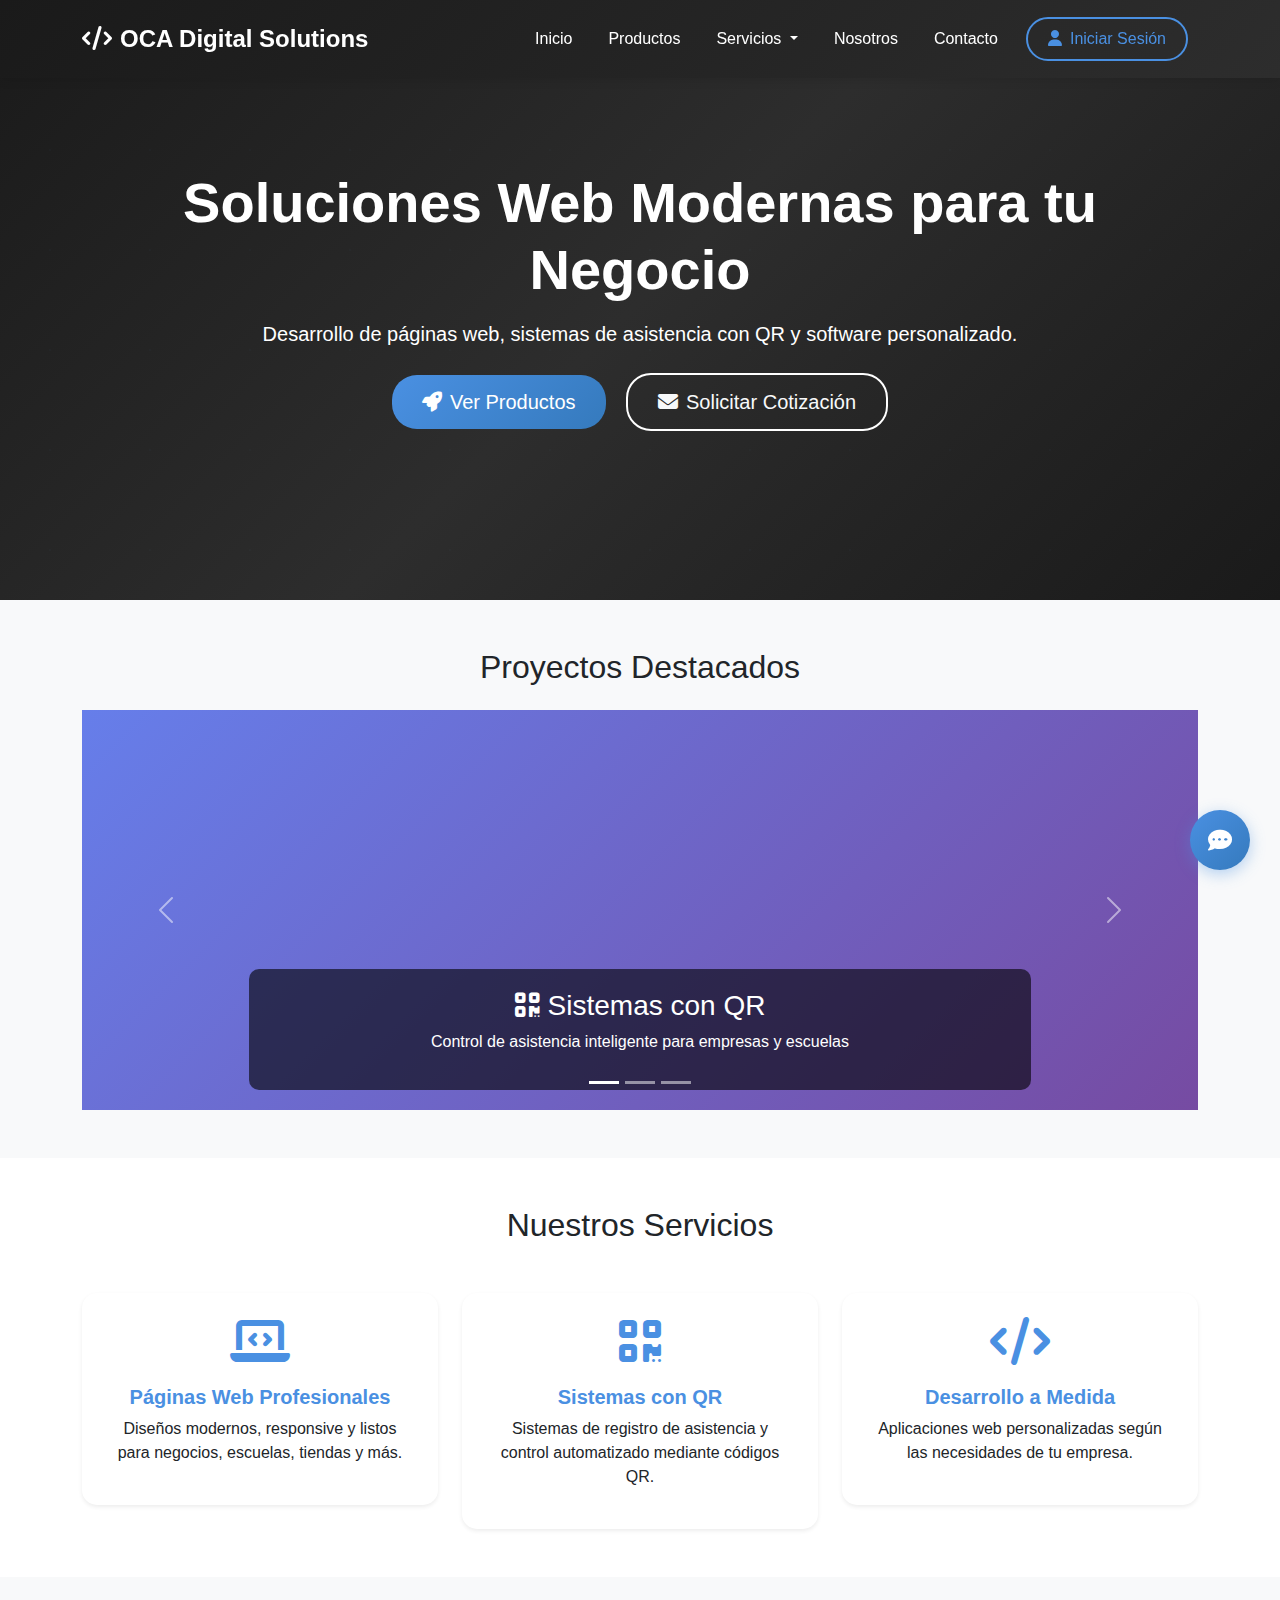
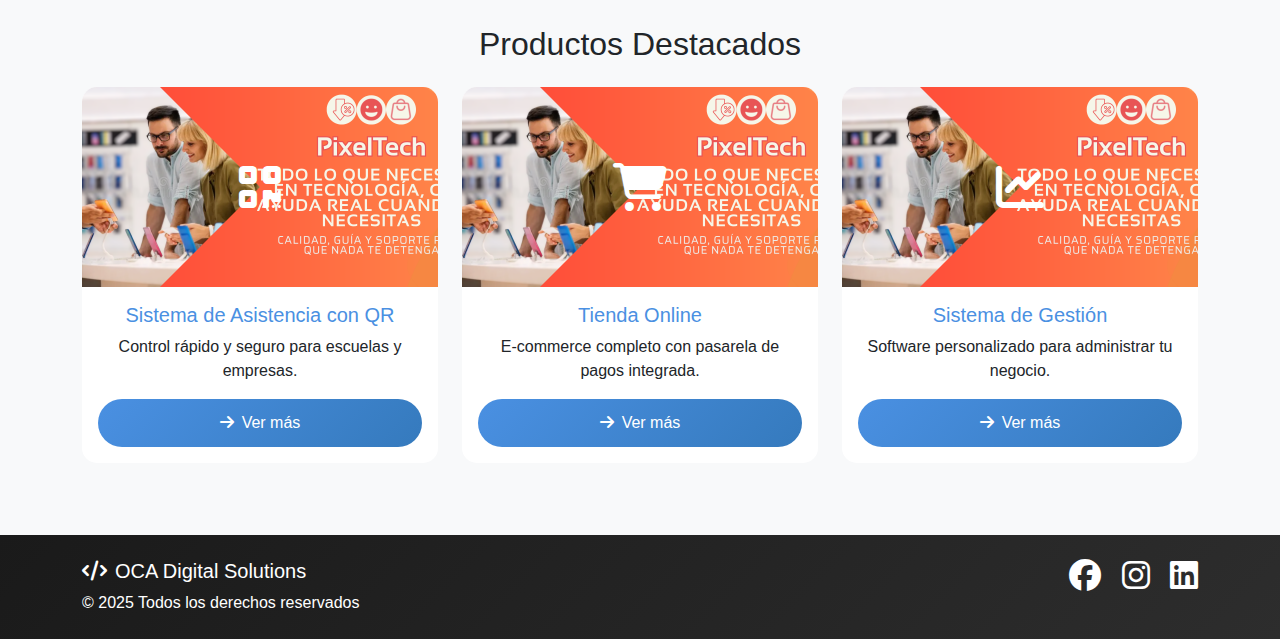
<file: index.html>
<!DOCTYPE html>
<html lang="es">
<head>
    <meta charset="UTF-8">
    <meta name="viewport" content="width=device-width, initial-scale=1.0">
    <title>OCA Digital Solutions</title>
    <link href="https://cdn.jsdelivr.net/npm/bootstrap@5.3.0/dist/css/bootstrap.min.css" rel="stylesheet">
    <link rel="stylesheet" href="https://cdnjs.cloudflare.com/ajax/libs/font-awesome/6.4.0/css/all.min.css">
    <link rel="stylesheet" href="assets/css/common.css">
    <link rel="stylesheet" href="/assets/css/index.css">
</head>

<body>

<!-- Los componentes comunes se cargarán aquí automáticamente -->
<div id="header-components"></div>

<!-- HERO SECTION -->
<section class="hero d-flex align-items-center text-center text-white">
    <div class="container hero-content">
        <h1 class="display-4 fw-bold mb-3">Soluciones Web Modernas para tu Negocio</h1>
        <p class="fs-5 mb-4">
            Desarrollo de páginas web, sistemas de asistencia con QR y software personalizado.
        </p>
        <a href="productos.html" class="btn btn-primary btn-lg me-3">
            <i class="fas fa-rocket me-2"></i>Ver Productos
        </a>
        <a href="#" class="btn btn-outline-light btn-lg" id="heroContactBtn">
            <i class="fas fa-envelope me-2"></i>Solicitar Cotización
        </a>
    </div>
</section>

<!-- CAROUSEL -->
<section class="py-5 bg-light">
    <div class="container">
        <h2 class="text-center mb-4">Proyectos Destacados</h2>
        <div id="projectsCarousel" class="carousel slide" data-bs-ride="carousel">
            <div class="carousel-indicators">
                <button type="button" data-bs-target="#projectsCarousel" data-bs-slide-to="0" class="active"></button>
                <button type="button" data-bs-target="#projectsCarousel" data-bs-slide-to="1"></button>
                <button type="button" data-bs-target="#projectsCarousel" data-bs-slide-to="2"></button>
            </div>
            <div class="carousel-inner">
                <div class="carousel-item active" style="background: linear-gradient(135deg, #667eea 0%, #764ba2 100%);">
                    <div class="carousel-caption">
                        <h3><i class="fas fa-qrcode me-2"></i>Sistemas con QR</h3>
                        <p>Control de asistencia inteligente para empresas y escuelas</p>
                    </div>
                </div>
                <div class="carousel-item" style="background: linear-gradient(135deg, #f093fb 0%, #f5576c 100%);">
                    <div class="carousel-caption">
                        <h3><i class="fas fa-laptop-code me-2"></i>Páginas Web Profesionales</h3>
                        <p>Diseños modernos y responsive para tu negocio</p>
                    </div>
                </div>
                <div class="carousel-item" style="background: linear-gradient(135deg, #4facfe 0%, #00f2fe 100%);">
                    <div class="carousel-caption">
                        <h3><i class="fas fa-cogs me-2"></i>Software Personalizado</h3>
                        <p>Soluciones a medida para optimizar tu empresa</p>
                    </div>
                </div>
            </div>
            <button class="carousel-control-prev" type="button" data-bs-target="#projectsCarousel" data-bs-slide="prev">
                <span class="carousel-control-prev-icon"></span>
            </button>
            <button class="carousel-control-next" type="button" data-bs-target="#projectsCarousel" data-bs-slide="next">
                <span class="carousel-control-next-icon"></span>
            </button>
        </div>
    </div>
</section>

<!-- SERVICIOS -->
<section class="py-5">
    <div class="container">
        <h2 class="text-center mb-5">Nuestros Servicios</h2>
        <div class="row g-4">
            <div class="col-md-4">
                <div class="card p-4 shadow-sm text-center h-100">
                    <i class="fas fa-laptop-code service-icon"></i>
                    <h5 class="fw-bold">Páginas Web Profesionales</h5>
                    <p>Diseños modernos, responsive y listos para negocios, escuelas, tiendas y más.</p>
                </div>
            </div>
            <div class="col-md-4">
                <div class="card p-4 shadow-sm text-center h-100">
                    <i class="fas fa-qrcode service-icon"></i>
                    <h5 class="fw-bold">Sistemas con QR</h5>
                    <p>Sistemas de registro de asistencia y control automatizado mediante códigos QR.</p>
                </div>
            </div>
            <div class="col-md-4">
                <div class="card p-4 shadow-sm text-center h-100">
                    <i class="fas fa-code service-icon"></i>
                    <h5 class="fw-bold">Desarrollo a Medida</h5>
                    <p>Aplicaciones web personalizadas según las necesidades de tu empresa.</p>
                </div>
            </div>
        </div>
    </div>
</section>

<!-- PRODUCTOS DESTACADOS -->
<section class="py-5 bg-light">
    <div class="container">
        <h2 class="text-center mb-4">Productos Destacados</h2>
        <div class="row g-4" id="productos-destacados"></div>
    </div>
</section>


<!--<section class="py-5 bg-light">
    <div class="container">
        <h2 class="text-center mb-4">Productos Destacados</h2>
        <div class="row g-4">
            <div class="col-md-4">
                <div class="card shadow-sm h-100">
                    <div style="background: linear-gradient(135deg, var(--primary-blue) 0%, #357ABD 100%); height: 200px; display: flex; align-items: center; justify-content: center;">
                        <i class="fas fa-qrcode text-white" style="font-size: 5rem;"></i>
                    </div>
                    <div class="card-body">
                        <h5 class="card-title">Sistema de Asistencia con QR</h5>
                        <p class="card-text">Control rápido y seguro para escuelas y empresas.</p>
                        <a href="productos.html" class="btn btn-primary w-100">
                            <i class="fas fa-arrow-right me-2"></i>Ver más
                        </a>
                    </div>
                </div>
            </div>
            <div class="col-md-4">
                <div class="card shadow-sm h-100">
                    <div style="background: linear-gradient(135deg, #667eea 0%, #764ba2 100%); height: 200px; display: flex; align-items: center; justify-content: center;">
                        <i class="fas fa-shopping-cart text-white" style="font-size: 5rem;"></i>
                    </div>
                    <div class="card-body">
                        <h5 class="card-title">Tienda Online</h5>
                        <p class="card-text">E-commerce completo con pasarela de pagos integrada.</p>
                        <a href="productos.html" class="btn btn-primary w-100">
                            <i class="fas fa-arrow-right me-2"></i>Ver más
                        </a>
                    </div>
                </div>
            </div>
            <div class="col-md-4">
                <div class="card shadow-sm h-100">
                    <div style="background: linear-gradient(135deg, #f093fb 0%, #f5576c 100%); height: 200px; display: flex; align-items: center; justify-content: center;">
                        <i class="fas fa-chart-line text-white" style="font-size: 5rem;"></i>
                    </div>
                    <div class="card-body">
                        <h5 class="card-title">Sistema de Gestión</h5>
                        <p class="card-text">Software personalizado para administrar tu negocio.</p>
                        <a href="productos.html" class="btn btn-primary w-100">
                            <i class="fas fa-arrow-right me-2"></i>Ver más
                        </a>
                    </div>
                </div>
            </div>
        </div>
    </div>
</section>-->

<div id="footer-components"></div>

<script src="https://cdn.jsdelivr.net/npm/bootstrap@5.3.0/dist/js/bootstrap.bundle.min.js"></script>
<script>
    // Cargar header
    fetch('header.html')
    .then(res => res.text())
    .then(data => {
        document.getElementById('header-components').innerHTML = data;

        const script = document.createElement('script');
        script.src = 'assets/js/common.js';
        script.onload = () => {
            initUserSession(); // 🔥 AQUÍ
        };
        document.body.appendChild(script);
    });

    // Cargar footer
    fetch('footer.html')
        .then(res => res.text())
        .then(data => {
            document.getElementById('footer-components').innerHTML = data;
        });
</script>
<script src="assets/js/productos_destacados.js" defer></script>

</body>
</html>
</file>
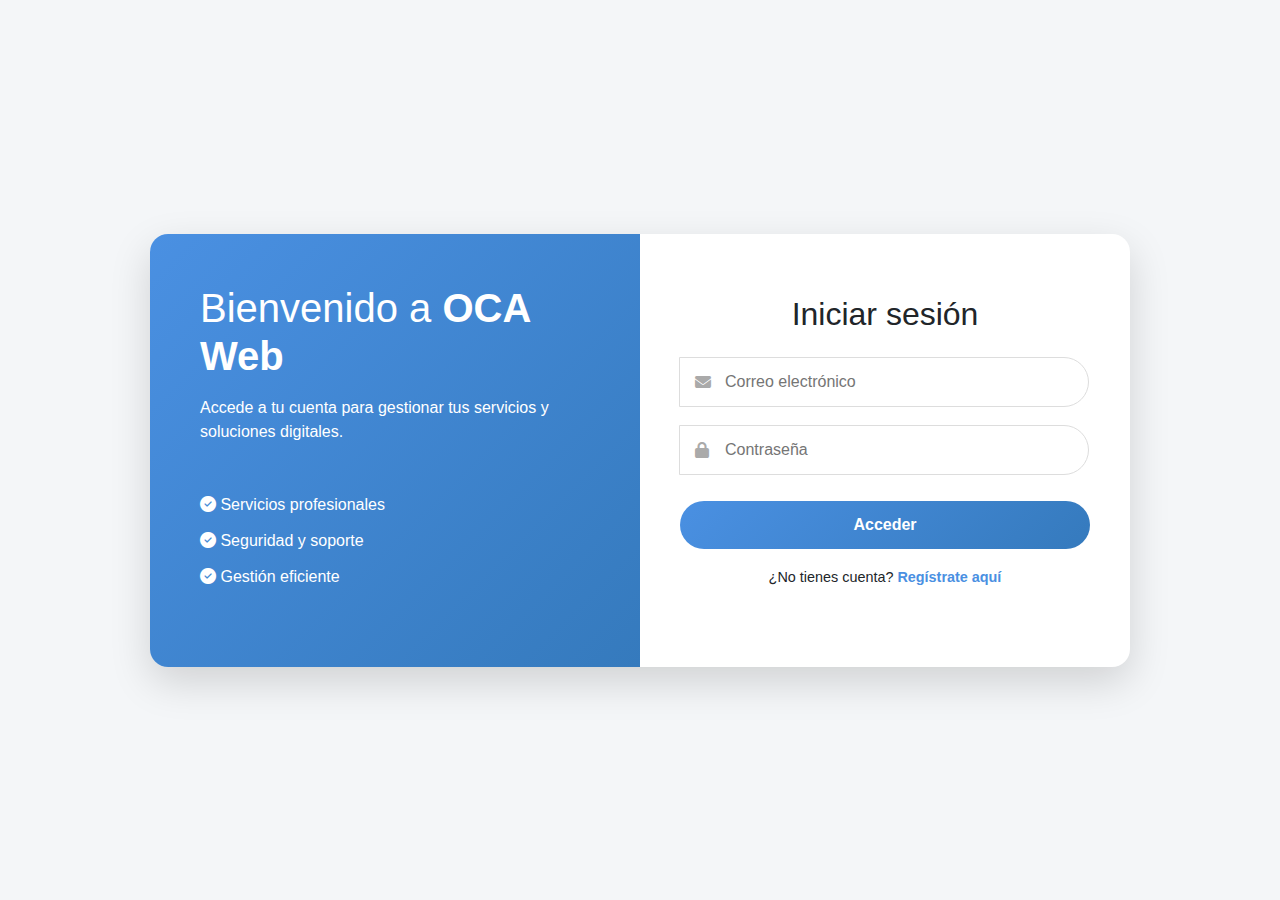
<file: login.html>
<!DOCTYPE html>
<html lang="es">
<head>
    <meta charset="UTF-8">
    <title>Acceso | OCA Web</title>
    <meta name="viewport" content="width=device-width, initial-scale=1.0">

    <!-- BOOTSTRAP -->
    <link href="https://cdn.jsdelivr.net/npm/bootstrap@5.3.3/dist/css/bootstrap.min.css" rel="stylesheet">

    <!-- CSS PROPIO -->
    <link rel="stylesheet" href="assets/css/login.css">

    <!-- ICONOS -->
    <link rel="stylesheet" href="https://cdnjs.cloudflare.com/ajax/libs/font-awesome/6.5.0/css/all.min.css">
</head>
<body>

<div class="login-container d-flex">

    <!-- PANEL IZQUIERDO -->
    <div class="login-info d-flex flex-column justify-content-center">
        <h1 class="mb-3 text-center text-md-start">
            Bienvenido a <span>OCA Web</span>
        </h1>

        <p class="mb-4 text-center text-md-start">
            Accede a tu cuenta para gestionar tus servicios
            y soluciones digitales.
        </p>

        <ul class="ps-0">
            <li><i class="fas fa-check-circle"></i> Servicios profesionales</li>
            <li><i class="fas fa-check-circle"></i> Seguridad y soporte</li>
            <li><i class="fas fa-check-circle"></i> Gestión eficiente</li>
        </ul>
    </div>

    <!-- PANEL DERECHO -->
    <div class="login-box d-flex align-items-center justify-content-center">

        <div class="w-100">

            <!-- LOGIN -->
            <form id="loginForm" class="form active">
                <h2 class="text-center mb-4">Iniciar sesión</h2>

                <div class="input-group">
                    <i class="fas fa-envelope"></i>
                    <input type="email" id="loginEmail" placeholder="Correo electrónico" required>
                </div>

                <div class="input-group">
                    <i class="fas fa-lock"></i>
                    <input type="password" id="loginPassword" placeholder="Contraseña" required>
                </div>

                <button type="submit" class="btn-primary mt-2">Acceder</button>

                <p class="switch">
                    ¿No tienes cuenta?
                    <a href="#" id="goRegister">Regístrate aquí</a>
                </p>
            </form>

            <!-- REGISTRO -->
            <form id="registerForm" class="form">
                <h2 class="text-center mb-4">Crear cuenta</h2>

                <div class="input-group">
                    <i class="fas fa-user"></i>
                    <input type="text" id="registerName" placeholder="Nombre completo" required>
                </div>

                <div class="input-group">
                    <i class="fas fa-envelope"></i>
                    <input type="email" id="registerEmail" placeholder="Correo electrónico" required>
                </div>

                <div class="input-group">
                    <i class="fas fa-lock"></i>
                    <input type="password" id="registerPassword" placeholder="Contraseña" required>
                </div>

                <button type="submit" class="btn-primary mt-2">Registrarme</button>

                <p class="switch">
                    ¿Ya tienes cuenta?
                    <a href="#" id="goLogin">Inicia sesión</a>
                </p>
            </form>

        </div>
    </div>
</div>

<div id="toast" class="toast"></div>

<script src="assets/js/login.js"></script>
</body>
</html>
</file>
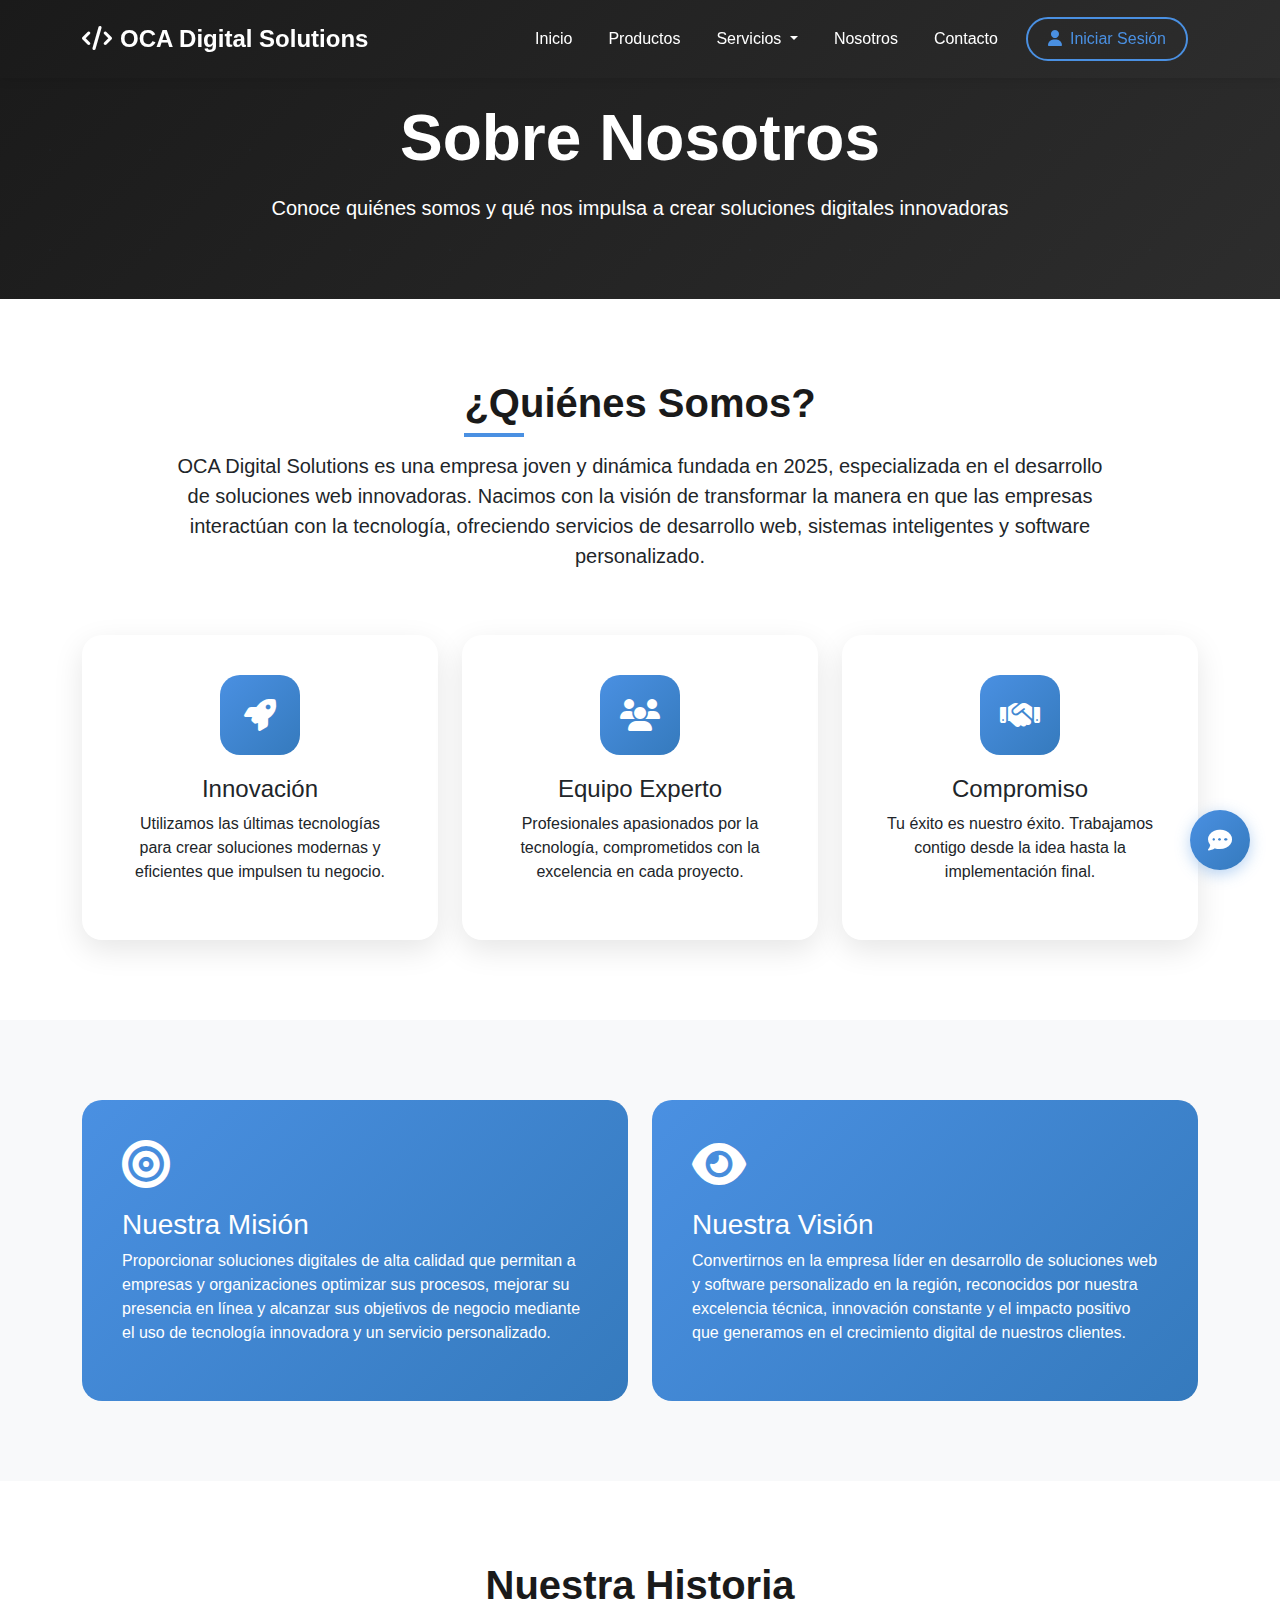
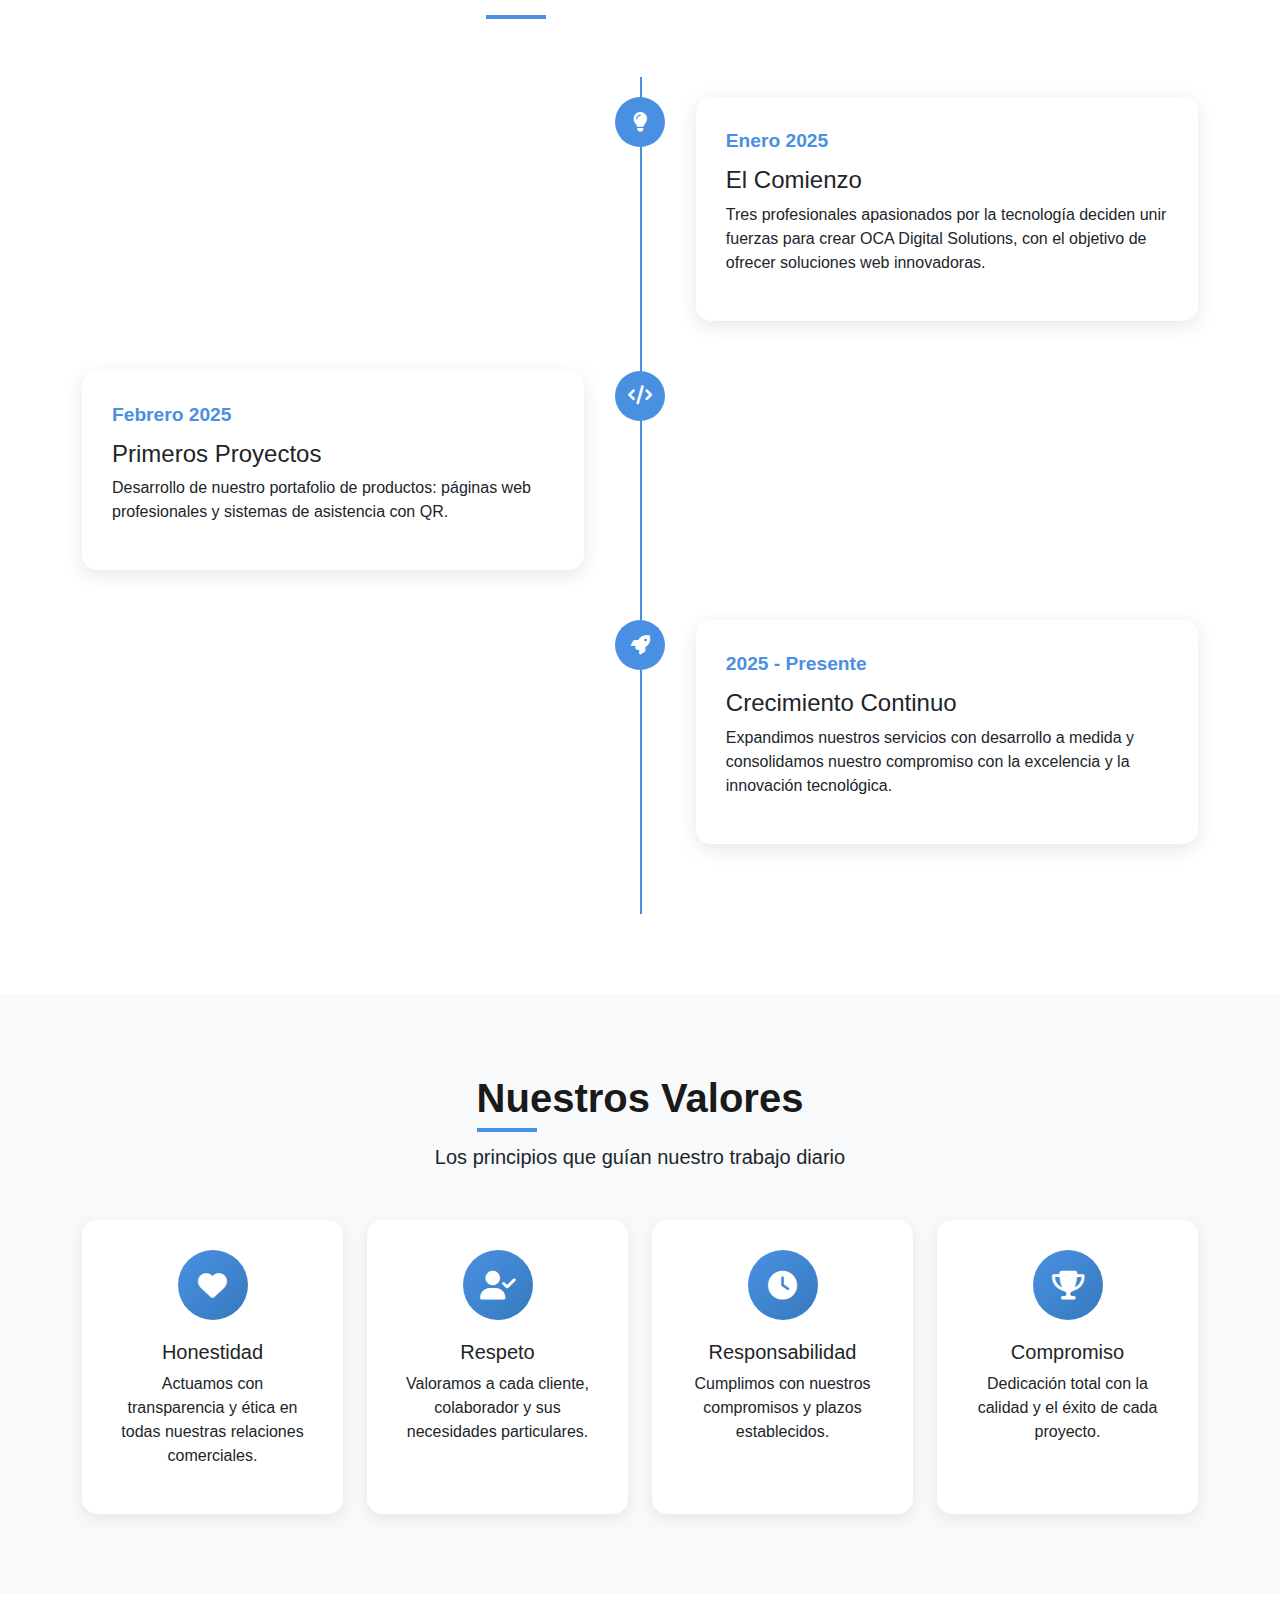
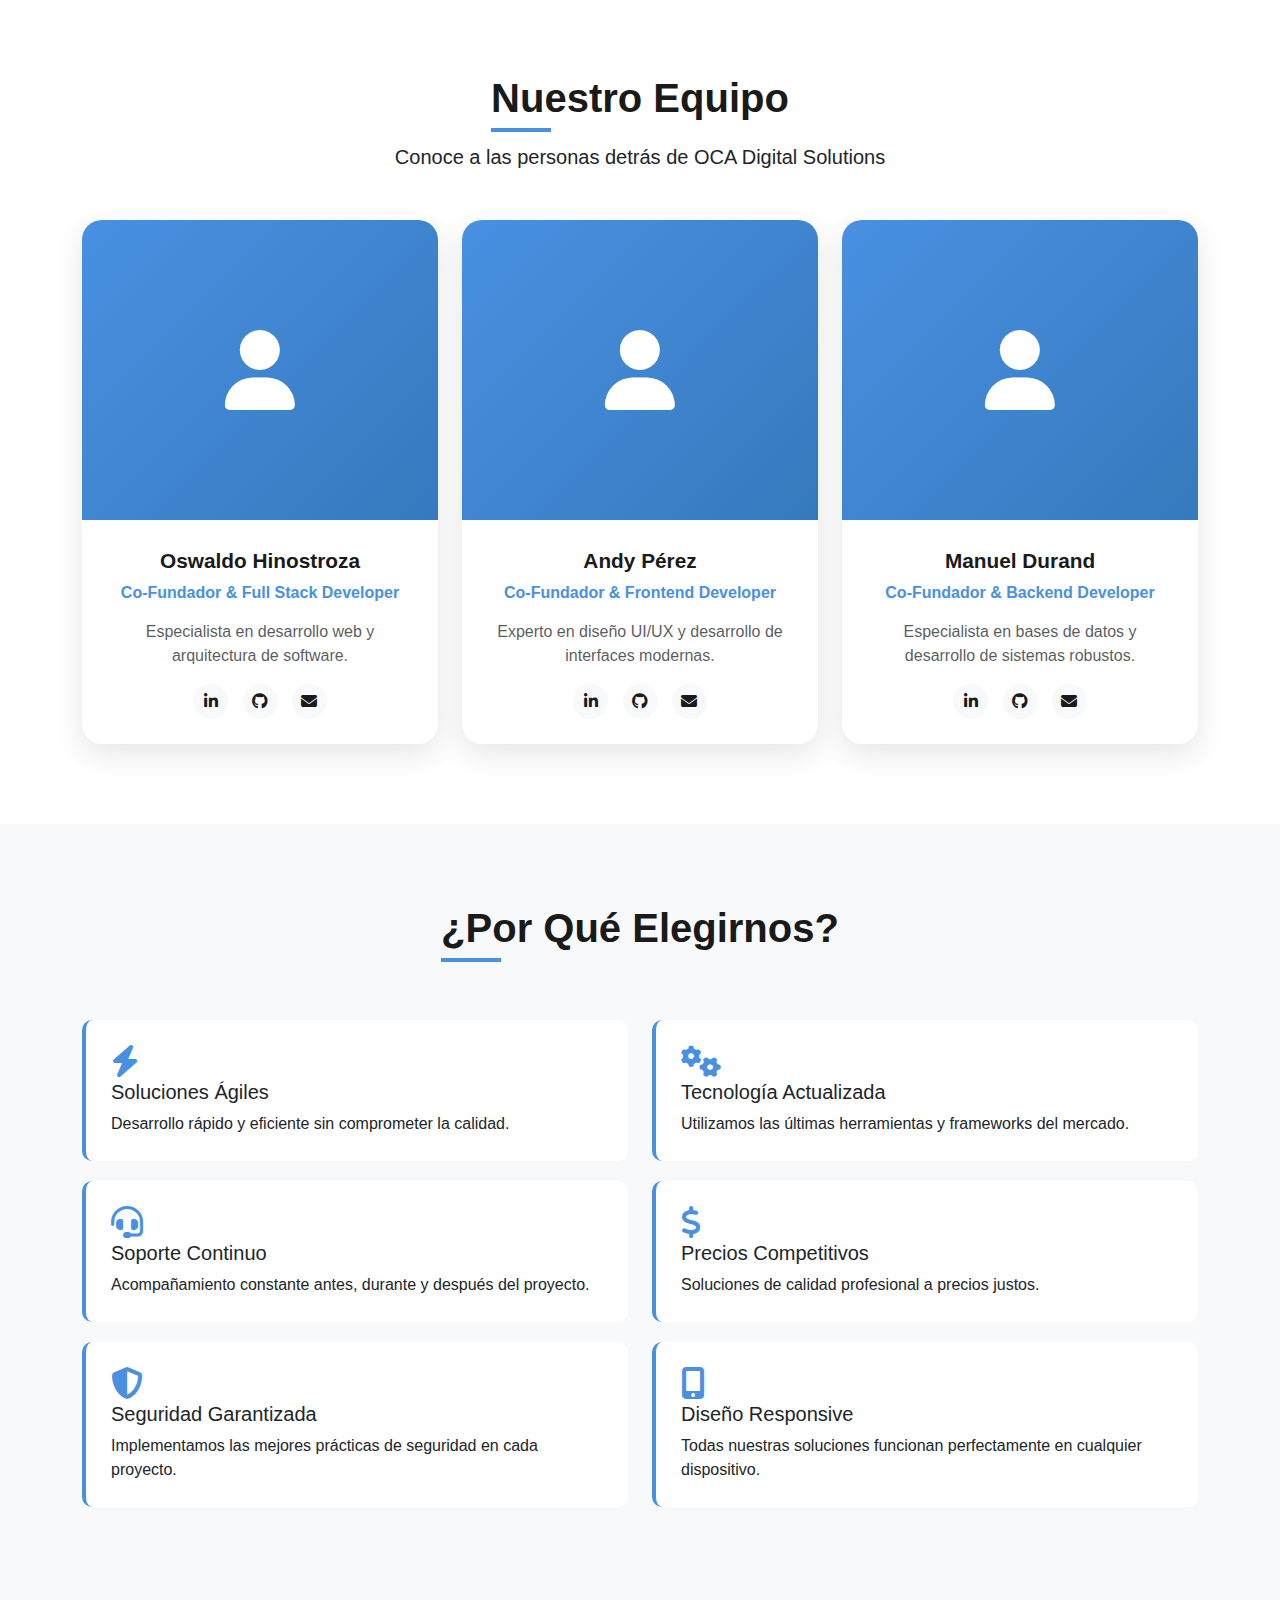
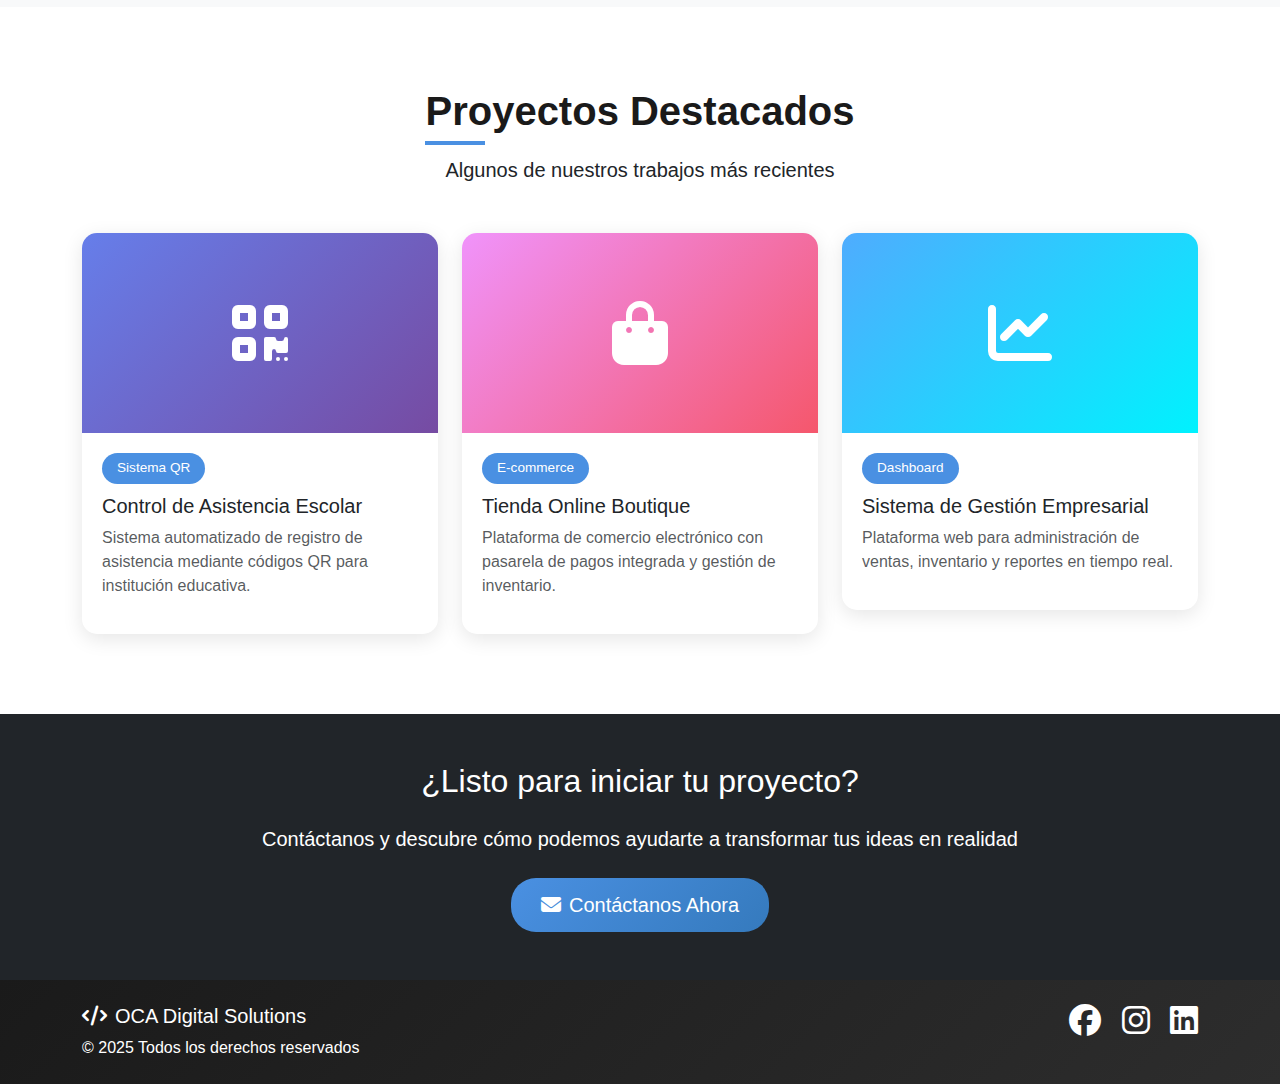
<file: nosotros.html>
<!DOCTYPE html>
<html lang="es">
<head>
    <meta charset="UTF-8">
    <meta name="viewport" content="width=device-width, initial-scale=1.0">
    <title>Nosotros - OCA Digital Solutions</title>
    <link href="https://cdn.jsdelivr.net/npm/bootstrap@5.3.0/dist/css/bootstrap.min.css" rel="stylesheet">
    <link rel="stylesheet" href="https://cdnjs.cloudflare.com/ajax/libs/font-awesome/6.4.0/css/all.min.css">
    <link rel="stylesheet" href="assets/css/common.css">
    <link rel="stylesheet" href="assets/css/nosotros.css">
</head>

<body>

<!-- Los componentes comunes se cargarán aquí automáticamente -->
<div id="header-components"></div>

<!-- PAGE HEADER -->
<section class="page-header">
    <div class="container page-header-content text-center">
        <h1 class="display-3 fw-bold mb-3">Sobre Nosotros</h1>
        <p class="lead">Conoce quiénes somos y qué nos impulsa a crear soluciones digitales innovadoras</p>
    </div>
</section>

<!-- ABOUT US -->
<section>
    <div class="container">
        <div class="row justify-content-center mb-5">
            <div class="col-lg-10 text-center">
                <h2 class="section-title mb-4">¿Quiénes Somos?</h2>
                <p class="lead">OCA Digital Solutions es una empresa joven y dinámica fundada en 2025, especializada en el desarrollo de soluciones web innovadoras. Nacimos con la visión de transformar la manera en que las empresas interactúan con la tecnología, ofreciendo servicios de desarrollo web, sistemas inteligentes y software personalizado.</p>
            </div>
        </div>

        <div class="row g-4">
            <div class="col-md-4">
                <div class="about-card text-center">
                    <div class="about-icon mx-auto">
                        <i class="fas fa-rocket"></i>
                    </div>
                    <h4>Innovación</h4>
                    <p>Utilizamos las últimas tecnologías para crear soluciones modernas y eficientes que impulsen tu negocio.</p>
                </div>
            </div>
            <div class="col-md-4">
                <div class="about-card text-center">
                    <div class="about-icon mx-auto">
                        <i class="fas fa-users"></i>
                    </div>
                    <h4>Equipo Experto</h4>
                    <p>Profesionales apasionados por la tecnología, comprometidos con la excelencia en cada proyecto.</p>
                </div>
            </div>
            <div class="col-md-4">
                <div class="about-card text-center">
                    <div class="about-icon mx-auto">
                        <i class="fas fa-handshake"></i>
                    </div>
                    <h4>Compromiso</h4>
                    <p>Tu éxito es nuestro éxito. Trabajamos contigo desde la idea hasta la implementación final.</p>
                </div>
            </div>
        </div>
    </div>
</section>

<!-- MISSION & VISION -->
<section class="bg-light">
    <div class="container">
        <div class="row g-4">
            <div class="col-md-6">
                <div class="mv-card">
                    <i class="fas fa-bullseye"></i>
                    <h3>Nuestra Misión</h3>
                    <p>Proporcionar soluciones digitales de alta calidad que permitan a empresas y organizaciones optimizar sus procesos, mejorar su presencia en línea y alcanzar sus objetivos de negocio mediante el uso de tecnología innovadora y un servicio personalizado.</p>
                </div>
            </div>
            <div class="col-md-6">
                <div class="mv-card">
                    <i class="fas fa-eye"></i>
                    <h3>Nuestra Visión</h3>
                    <p>Convertirnos en la empresa líder en desarrollo de soluciones web y software personalizado en la región, reconocidos por nuestra excelencia técnica, innovación constante y el impacto positivo que generamos en el crecimiento digital de nuestros clientes.</p>
                </div>
            </div>
        </div>
    </div>
</section>

<!-- HISTORY -->
<section>
    <div class="container">
        <div class="text-center mb-5">
            <h2 class="section-title">Nuestra Historia</h2>
        </div>

        <div class="timeline">
            <div class="timeline-item">
                <div class="timeline-icon">
                    <i class="fas fa-lightbulb"></i>
                </div>
                <div class="timeline-content">
                    <div class="timeline-year">Enero 2025</div>
                    <h4>El Comienzo</h4>
                    <p>Tres profesionales apasionados por la tecnología deciden unir fuerzas para crear OCA Digital Solutions, con el objetivo de ofrecer soluciones web innovadoras.</p>
                </div>
            </div>

            <div class="timeline-item">
                <div class="timeline-icon">
                    <i class="fas fa-code"></i>
                </div>
                <div class="timeline-content">
                    <div class="timeline-year">Febrero 2025</div>
                    <h4>Primeros Proyectos</h4>
                    <p>Desarrollo de nuestro portafolio de productos: páginas web profesionales y sistemas de asistencia con QR.</p>
                </div>
            </div>

            <div class="timeline-item">
                <div class="timeline-icon">
                    <i class="fas fa-rocket"></i>
                </div>
                <div class="timeline-content">
                    <div class="timeline-year">2025 - Presente</div>
                    <h4>Crecimiento Continuo</h4>
                    <p>Expandimos nuestros servicios con desarrollo a medida y consolidamos nuestro compromiso con la excelencia y la innovación tecnológica.</p>
                </div>
            </div>
        </div>
    </div>
</section>

<!-- VALUES -->
<section class="bg-light">
    <div class="container">
        <div class="text-center mb-5">
            <h2 class="section-title">Nuestros Valores</h2>
            <p class="lead">Los principios que guían nuestro trabajo diario</p>
        </div>

        <div class="row g-4">
            <div class="col-md-3 col-sm-6">
                <div class="value-card">
                    <div class="value-icon">
                        <i class="fas fa-heart"></i>
                    </div>
                    <h5>Honestidad</h5>
                    <p>Actuamos con transparencia y ética en todas nuestras relaciones comerciales.</p>
                </div>
            </div>
            <div class="col-md-3 col-sm-6">
                <div class="value-card">
                    <div class="value-icon">
                        <i class="fas fa-user-check"></i>
                    </div>
                    <h5>Respeto</h5>
                    <p>Valoramos a cada cliente, colaborador y sus necesidades particulares.</p>
                </div>
            </div>
            <div class="col-md-3 col-sm-6">
                <div class="value-card">
                    <div class="value-icon">
                        <i class="fas fa-clock"></i>
                    </div>
                    <h5>Responsabilidad</h5>
                    <p>Cumplimos con nuestros compromisos y plazos establecidos.</p>
                </div>
            </div>
            <div class="col-md-3 col-sm-6">
                <div class="value-card">
                    <div class="value-icon">
                        <i class="fas fa-trophy"></i>
                    </div>
                    <h5>Compromiso</h5>
                    <p>Dedicación total con la calidad y el éxito de cada proyecto.</p>
                </div>
            </div>
        </div>
    </div>
</section>

<!-- TEAM -->
<section>
    <div class="container">
        <div class="text-center mb-5">
            <h2 class="section-title">Nuestro Equipo</h2>
            <p class="lead">Conoce a las personas detrás de OCA Digital Solutions</p>
        </div>

        <div class="row g-4">
            <div class="col-md-4">
                <div class="team-card">
                    <div class="team-image">
                        <i class="fas fa-user"></i>
                    </div>
                    <div class="team-info">
                        <div class="team-name">Oswaldo Hinostroza</div>
                        <div class="team-role">Co-Fundador & Full Stack Developer</div>
                        <p class="text-muted">Especialista en desarrollo web y arquitectura de software.</p>
                        <div class="team-social">
                            <a href="#"><i class="fab fa-linkedin-in"></i></a>
                            <a href="#"><i class="fab fa-github"></i></a>
                            <a href="#"><i class="fas fa-envelope"></i></a>
                        </div>
                    </div>
                </div>
            </div>

            <div class="col-md-4">
                <div class="team-card">
                    <div class="team-image">
                        <i class="fas fa-user"></i>
                    </div>
                    <div class="team-info">
                        <div class="team-name">Andy Pérez</div>
                        <div class="team-role">Co-Fundador & Frontend Developer</div>
                        <p class="text-muted">Experto en diseño UI/UX y desarrollo de interfaces modernas.</p>
                        <div class="team-social">
                            <a href="#"><i class="fab fa-linkedin-in"></i></a>
                            <a href="#"><i class="fab fa-github"></i></a>
                            <a href="#"><i class="fas fa-envelope"></i></a>
                        </div>
                    </div>
                </div>
            </div>

            <div class="col-md-4">
                <div class="team-card">
                    <div class="team-image">
                        <i class="fas fa-user"></i>
                    </div>
                    <div class="team-info">
                        <div class="team-name">Manuel Durand</div>
                        <div class="team-role">Co-Fundador & Backend Developer</div>
                        <p class="text-muted">Especialista en bases de datos y desarrollo de sistemas robustos.</p>
                        <div class="team-social">
                            <a href="#"><i class="fab fa-linkedin-in"></i></a>
                            <a href="#"><i class="fab fa-github"></i></a>
                            <a href="#"><i class="fas fa-envelope"></i></a>
                        </div>
                    </div>
                </div>
            </div>
        </div>
    </div>
</section>

<!-- WHY CHOOSE US -->
<section class="bg-light">
    <div class="container">
        <div class="text-center mb-5">
            <h2 class="section-title">¿Por Qué Elegirnos?</h2>
        </div>

        <div class="row">
            <div class="col-lg-6">
                <div class="why-card">
                    <i class="fas fa-bolt"></i>
                    <div>
                        <h5>Soluciones Ágiles</h5>
                        <p class="mb-0">Desarrollo rápido y eficiente sin comprometer la calidad.</p>
                    </div>
                </div>
            </div>

            <div class="col-lg-6">
                <div class="why-card">
                    <i class="fas fa-cogs"></i>
                    <div>
                        <h5>Tecnología Actualizada</h5>
                        <p class="mb-0">Utilizamos las últimas herramientas y frameworks del mercado.</p>
                    </div>
                </div>
            </div>

            <div class="col-lg-6">
                <div class="why-card">
                    <i class="fas fa-headset"></i>
                    <div>
                        <h5>Soporte Continuo</h5>
                        <p class="mb-0">Acompañamiento constante antes, durante y después del proyecto.</p>
                    </div>
                </div>
            </div>

            <div class="col-lg-6">
                <div class="why-card">
                    <i class="fas fa-dollar-sign"></i>
                    <div>
                        <h5>Precios Competitivos</h5>
                        <p class="mb-0">Soluciones de calidad profesional a precios justos.</p>
                    </div>
                </div>
            </div>

            <div class="col-lg-6">
                <div class="why-card">
                    <i class="fas fa-shield-alt"></i>
                    <div>
                        <h5>Seguridad Garantizada</h5>
                        <p class="mb-0">Implementamos las mejores prácticas de seguridad en cada proyecto.</p>
                    </div>
                </div>
            </div>

            <div class="col-lg-6">
                <div class="why-card">
                    <i class="fas fa-mobile-alt"></i>
                    <div>
                        <h5>Diseño Responsive</h5>
                        <p class="mb-0">Todas nuestras soluciones funcionan perfectamente en cualquier dispositivo.</p>
                    </div>
                </div>
            </div>
        </div>
    </div>
</section>

<!-- FEATURED PROJECTS -->
<section>
    <div class="container">
        <div class="text-center mb-5">
            <h2 class="section-title">Proyectos Destacados</h2>
            <p class="lead">Algunos de nuestros trabajos más recientes</p>
        </div>

        <div class="row g-4">
            <div class="col-md-4">
                <div class="project-card">
                    <div class="project-image">
                        <i class="fas fa-qrcode"></i>
                    </div>
                    <div class="project-info">
                        <span class="project-tag">Sistema QR</span>
                        <h5>Control de Asistencia Escolar</h5>
                        <p class="text-muted">Sistema automatizado de registro de asistencia mediante códigos QR para institución educativa.</p>
                    </div>
                </div>
            </div>

            <div class="col-md-4">
                <div class="project-card">
                    <div class="project-image" style="background: linear-gradient(135deg, #f093fb 0%, #f5576c 100%);">
                        <i class="fas fa-shopping-bag"></i>
                    </div>
                    <div class="project-info">
                        <span class="project-tag">E-commerce</span>
                        <h5>Tienda Online Boutique</h5>
                        <p class="text-muted">Plataforma de comercio electrónico con pasarela de pagos integrada y gestión de inventario.</p>
                    </div>
                </div>
            </div>

            <div class="col-md-4">
                <div class="project-card">
                    <div class="project-image" style="background: linear-gradient(135deg, #4facfe 0%, #00f2fe 100%);">
                        <i class="fas fa-chart-line"></i>
                    </div>
                    <div class="project-info">
                        <span class="project-tag">Dashboard</span>
                        <h5>Sistema de Gestión Empresarial</h5>
                        <p class="text-muted">Plataforma web para administración de ventas, inventario y reportes en tiempo real.</p>
                    </div>
                </div>
            </div>
        </div>
    </div>
</section>

<!-- CTA SECTION -->
<section class="bg-dark text-white py-5">
    <div class="container text-center">
        <h2 class="mb-4">¿Listo para iniciar tu proyecto?</h2>
        <p class="lead mb-4">Contáctanos y descubre cómo podemos ayudarte a transformar tus ideas en realidad</p>
        <a href="#" class="btn btn-primary btn-lg" id="ctaContactBtn">
            <i class="fas fa-envelope me-2"></i>Contáctanos Ahora
        </a>
    </div>
</section>

<div id="footer-components"></div>


<script src="https://cdn.jsdelivr.net/npm/bootstrap@5.3.0/dist/js/bootstrap.bundle.min.js"></script>
<script>
    // Cargar header
    fetch('header.html')
        .then(res => res.text())
        .then(data => {
            document.getElementById('header-components').innerHTML = data;

            // Lista de scripts a cargar después del header
            const scriptsToLoad = [
                'assets/js/common.js',
                'assets/js/nosotros.js'
            ];

            scriptsToLoad.forEach(src => {
                const script = document.createElement('script');
                script.src = src;
                script.defer = true; // opcional pero recomendado
                document.body.appendChild(script);
            });
        });

    // Cargar footer
    fetch('footer.html')
        .then(res => res.text())
        .then(data => {
            document.getElementById('footer-components').innerHTML = data;
        });
</script>

</body>
</file>
<file: assets/css/common.css>
:root {
    --primary-blue: #4A90E2;
    --dark-bg: #1a1a1a;
    --light-gray: #f8f9fa;
}

html, body {
    height: 100%;
    margin: 0;
}

body {
    font-family: 'Segoe UI', Tahoma, Geneva, Verdana, sans-serif;
}



/* NAVBAR */
.navbar {
    background: linear-gradient(135deg, #1a1a1a 0%, #2d2d2d 100%) !important;
    box-shadow: 0 2px 10px rgba(0, 0, 0, 0.1);
}

.navbar-brand {
    font-weight: 700;
    font-size: 1.5rem;
    color: #fff !important;
}

.nav-link {
    color: #fff !important;
    margin: 0 10px;
    transition: all 0.3s ease;
    position: relative;
}

.nav-link:hover {
    color: var(--primary-blue) !important;
}

.btn-login {
    background: transparent;
    border: 2px solid var(--primary-blue);
    color: var(--primary-blue) !important;
    border-radius: 25px;
    padding: 8px 20px !important;
    transition: all 0.3s ease;
}

.btn-login:hover {
    background: var(--primary-blue);
    color: #fff !important;
}
/* NAVBAR FIJA */
.navbar {
    position: fixed;
    top: 0;
    left: 0;
    width: 100%;
    z-index: 1100; /* más alto que overlay, paneles y modales */
}


/* OVERLAY */
.overlay {
    position: fixed;
    top: 0;
    left: 0;
    width: 100%;
    height: 100%;
    background: rgba(0, 0, 0, 0.5);
    z-index: 1040;
    display: none;
}

.overlay.active {
    display: block;
}


.side-panel-header h3 {
    margin: 0;
    font-size: 1.3rem;
}

.close-panel {
    background: rgba(255, 255, 255, 0.2);
    border: none;
    color: white;
    font-size: 1.3rem;
    cursor: pointer;
    width: 35px;
    height: 35px;
    border-radius: 50%;
    display: flex;
    align-items: center;
    justify-content: center;
    transition: all 0.3s ease;
}

.close-panel:hover {
    background: rgba(255, 255, 255, 0.3);
    transform: rotate(90deg);
}

/* MOBILE MENU PANEL */
.mobile-menu-panel {
    position: fixed;
    left: -100%;
    top: 0;
    width: 300px;
    height: 100vh;
    background: linear-gradient(135deg, #1a1a1a 0%, #2d2d2d 100%);
    box-shadow: 5px 0 30px rgba(0,0,0,0.3);
    z-index: 1050;
    transition: left 0.4s ease;
    overflow-y: auto;
    padding: 20px;
}

.mobile-menu-panel.active {
    left: 0;
}

.mobile-menu-panel .nav-link {
    padding: 15px 20px;
    margin: 5px 0;
    border-radius: 10px;
    display: block;
    transition: all 0.3s ease;
}

.mobile-menu-panel .nav-link:hover {
    background: rgba(74,144,226,0.2);
}

.mobile-menu-header {
    display: flex;
    justify-content: space-between;
    align-items: center;
    margin-bottom: 30px;
    padding-bottom: 20px;
    border-bottom: 2px solid rgba(255,255,255,0.1);
}

.mobile-menu-header h4 {
    color: white;
    margin: 0;
}

/* FLOATING CONTACT BUTTON */
.floating-contact {
    position: fixed;
    bottom: 30px;
    right: 30px;
    z-index: 1000;
}

.main-contact-btn {
    width: 60px;
    height: 60px;
    border-radius: 50%;
    background: linear-gradient(135deg, var(--primary-blue) 0%, #357ABD 100%);
    color: white;
    border: none;
    font-size: 1.5rem;
    box-shadow: 0 4px 15px rgba(74,144,226,0.4);
    cursor: pointer;
    transition: all 0.3s ease;
    display: flex;
    align-items: center;
    justify-content: center;
}

.main-contact-btn:hover {
    transform: scale(1.1);
    box-shadow: 0 6px 20px rgba(74,144,226,0.6);
}

.contact-options {
    position: absolute;
    bottom: 70px;
    right: 0;
    display: flex;
    flex-direction: column;
    gap: 10px;
    opacity: 0;
    visibility: hidden;
    transition: all 0.3s ease;
}

.contact-options.active {
    opacity: 1;
    visibility: visible;
    bottom: 80px;
}

.contact-option {
    display: flex;
    align-items: center;
    background: white;
    padding: 12px 20px;
    border-radius: 30px;
    box-shadow: 0 4px 15px rgba(0,0,0,0.2);
    cursor: pointer;
    transition: all 0.3s ease;
    white-space: nowrap;
    overflow: hidden;
    max-width: 60px;
}

.contact-option:hover {
    max-width: 200px;
    transform: translateX(-5px);
}

.contact-option i {
    font-size: 1.3rem;
    min-width: 30px;
    text-align: center;
}

.contact-option span {
    margin-left: 10px;
    font-weight: 600;
    opacity: 0;
    transition: opacity 0.3s ease 0.1s;
}

.contact-option:hover span {
    opacity: 1;
}

.contact-option.whatsapp {
    background: linear-gradient(135deg, #25D366 0%, #128C7E 100%);
    color: white;
}

.contact-option.email {
    background: linear-gradient(135deg, var(--primary-blue) 0%, #357ABD 100%);
    color: white;
}

/* CONTACT MODAL */
.contact-modal {
    display: none;
    position: fixed;
    top: 0;
    left: 0;
    width: 100%;
    height: 100%;
    background: rgba(0,0,0,0.6);
    z-index: 1060;
    align-items: center;
    justify-content: center;
}

.contact-modal.active {
    display: flex;
}

.contact-modal-content {
    background: white;
    border-radius: 20px;
    width: 100%;
    max-width: 500px;

    margin: 0 auto; /* centra horizontal */
}


@keyframes modalSlideIn {
    from {
        opacity: 0;
        transform: translateY(-50px);
    }
    to {
        opacity: 1;
        transform: translateY(0);
    }
}

.contact-modal-header {
    position: sticky;
    top: 0;
    z-index: 2;
    background: linear-gradient(135deg, var(--primary-blue) 0%, #357ABD 100%);
    color: white;
    padding: 25px;
    border-radius: 20px 20px 0 0;
    display: flex;
    justify-content: space-between;
    align-items: center;
    flex-shrink: 0;
}

.contact-modal-header h4 {
    margin: 0;
}

.contact-modal-body {
    padding: 30px;
    
}

/* FOOTER */
footer {
    background: linear-gradient(135deg, #1a1a1a 0%, #2d2d2d 100%);
}

/* BUTTONS COMUNES */
.btn-primary {
    background: linear-gradient(135deg, var(--primary-blue) 0%, #357ABD 100%);
    border: none;
    border-radius: 25px;
    padding: 12px 30px;
    transition: all 0.3s ease;
}

.btn-primary:hover {
    transform: scale(1.05);
    box-shadow: 0 5px 20px rgba(74, 144, 226, 0.4);
}

.btn-outline-light {
    border: 2px solid white;
    border-radius: 25px;
    padding: 12px 30px;
    transition: all 0.3s ease;
}

.btn-outline-light:hover {
    background: white;
    color: #1a1a1a !important;
}

/* RESPONSIVE */
@media (max-width: 991px) {
    .navbar-collapse {
        display: none !important;
    }
}

@media (max-width: 768px) {
    .side-panel {
        width: 90%;
        right: -100%;
        max-height: 90vh;
        border-radius: 15px 0 0 15px;
    }

    .side-panel.active {
        right: 0;
    }
}

@media (max-height: 850px) {
    .contact-modal-content {
        max-height: 75vh;
        transform: scale(0.9);
    }
    #comentario {
        height: 20px;
    }
}

.user-avatar {
    width: 36px;
    height: 36px;
    border-radius: 50%;
    background: linear-gradient(135deg, #4A90E2, #357ABD);
    color: white;
    display: inline-flex;
    align-items: center;
    justify-content: center;
    font-weight: 700;
    font-size: 0.95rem;
    box-shadow: 0 4px 10px rgba(74,144,226,0.4);
}

.user-menu {
    position: absolute;
    top: 50px;
    right: 0;
    background: #1a1a1a;
    border-radius: 10px;
    padding: 10px 0;
    min-width: 160px;
    box-shadow: 0 10px 25px rgba(0,0,0,0.4);
    display: none;
    z-index: 1200;
}

.user-menu a {
    display: block;
    padding: 10px 16px;
    color: white;
    text-decoration: none;
    font-size: 0.9rem;
}

.user-menu a:hover {
    background: rgba(255,255,255,0.1);
}

.user-menu.show {
    display: block;
}
</file>
<file: assets/css/index.css>
/* HERO SECTION */
.hero {
    background: linear-gradient(135deg, #1a1a1a 0%, #2d2d2d 50%, #1a1a1a 100%);
    min-height: 600px;
    position: relative;
    overflow: hidden;
}

.hero::before {
    content: '';
    position: absolute;
    top: 0;
    left: 0;
    right: 0;
    bottom: 0;
    background: url('data:image/svg+xml,<svg width="100" height="100" xmlns="http://www.w3.org/2000/svg"><circle cx="50" cy="50" r="1" fill="rgba(74,144,226,0.1)"/></svg>');
    opacity: 0.3;
}

.hero-content {
    position: relative;
    z-index: 1;
}

/* CAROUSEL */
.carousel-item {
    height: 400px;
    background-size: cover;
    background-position: center;
}

.carousel-caption {
    background: rgba(0, 0, 0, 0.6);
    padding: 20px;
    border-radius: 10px;
}

/* CARDS */
.card {
    border: none;
    border-radius: 15px;
    transition: all 0.3s ease;
    overflow: hidden;
    height: auto !important;
}

.card:hover {
    transform: translateY(-10px);
    box-shadow: 0 15px 35px rgba(0, 0, 0, 0.2);
}

.card h5 {
    color: var(--primary-blue);
}

.service-icon {
    font-size: 3rem;
    color: var(--primary-blue);
    margin-bottom: 20px;
}
</file>
<file: assets/css/nosotros.css>
/* PAGE HEADER */
.page-header {
    background: linear-gradient(135deg, #1a1a1a 0%, #2d2d2d 100%);
    padding: 100px 0 60px;
    color: white;
    position: relative;
    overflow: hidden;
}

.page-header::before {
    content: '';
    position: absolute;
    top: 0;
    left: 0;
    right: 0;
    bottom: 0;
    background: url('data:image/svg+xml,<svg width="100" height="100" xmlns="http://www.w3.org/2000/svg"><circle cx="50" cy="50" r="1" fill="rgba(74,144,226,0.1)"/></svg>');
    opacity: 0.3;
}

.page-header-content {
    position: relative;
    z-index: 1;
}

/* SECTIONS */
section {
    padding: 80px 0;
}

.section-title {
    font-size: 2.5rem;
    font-weight: 700;
    margin-bottom: 20px;
    color: var(--dark-bg);
    position: relative;
    display: inline-block;
}

.section-title::after {
    content: '';
    position: absolute;
    bottom: -10px;
    left: 0;
    width: 60px;
    height: 4px;
    background: var(--primary-blue);
}

/* ABOUT SECTION */
.about-card {
    background: white;
    border-radius: 20px;
    padding: 40px;
    box-shadow: 0 10px 30px rgba(0, 0, 0, 0.1);
    height: 100%;
}

.about-icon {
    width: 80px;
    height: 80px;
    background: linear-gradient(135deg, var(--primary-blue) 0%, #357ABD 100%);
    border-radius: 20px;
    display: flex;
    align-items: center;
    justify-content: center;
    font-size: 2rem;
    color: white;
    margin-bottom: 20px;
}

/* MISSION VISION */
.mv-card {
    background: linear-gradient(135deg, var(--primary-blue) 0%, #357ABD 100%);
    color: white;
    border-radius: 20px;
    padding: 40px;
    height: 100%;
    transition: transform 0.3s ease;
}

.mv-card:hover {
    transform: translateY(-10px);
}

.mv-card i {
    font-size: 3rem;
    margin-bottom: 20px;
}

/* VALUES */
.value-card {
    background: white;
    border-radius: 15px;
    padding: 30px;
    text-align: center;
    transition: all 0.3s ease;
    box-shadow: 0 5px 15px rgba(0, 0, 0, 0.08);
    height: 100%;
}

.value-card:hover {
    transform: translateY(-10px);
    box-shadow: 0 15px 35px rgba(0, 0, 0, 0.15);
}

.value-icon {
    width: 70px;
    height: 70px;
    background: linear-gradient(135deg, var(--primary-blue) 0%, #357ABD 100%);
    border-radius: 50%;
    display: flex;
    align-items: center;
    justify-content: center;
    font-size: 1.8rem;
    color: white;
    margin: 0 auto 20px;
}

/* TEAM */
.team-card {
    background: white;
    border-radius: 20px;
    overflow: hidden;
    box-shadow: 0 10px 30px rgba(0, 0, 0, 0.1);
    transition: all 0.3s ease;
}

.team-card:hover {
    transform: translateY(-10px);
    box-shadow: 0 15px 40px rgba(0, 0, 0, 0.2);
}

.team-image {
    width: 100%;
    height: 300px;
    background: linear-gradient(135deg, var(--primary-blue) 0%, #357ABD 100%);
    display: flex;
    align-items: center;
    justify-content: center;
    font-size: 5rem;
    color: white;
}

.team-info {
    padding: 25px;
    text-align: center;
}

.team-name {
    font-size: 1.3rem;
    font-weight: 700;
    color: var(--dark-bg);
    margin-bottom: 5px;
}

.team-role {
    color: var(--primary-blue);
    font-weight: 600;
    margin-bottom: 15px;
}

.team-social a {
    display: inline-block;
    width: 35px;
    height: 35px;
    background: var(--light-gray);
    border-radius: 50%;
    line-height: 35px;
    text-align: center;
    color: var(--dark-bg);
    margin: 0 5px;
    transition: all 0.3s ease;
}

.team-social a:hover {
    background: var(--primary-blue);
    color: white;
    transform: translateY(-3px);
}

/* TIMELINE */
.timeline {
    position: relative;
    padding: 20px 0;
}

.timeline::before {
    content: '';
    position: absolute;
    left: 50%;
    top: 0;
    bottom: 0;
    width: 2px;
    background: var(--primary-blue);
}

.timeline-item {
    position: relative;
    margin-bottom: 50px;
}

.timeline-item:nth-child(odd) .timeline-content {
    margin-left: auto;
    text-align: left;
}

.timeline-content {
    background: white;
    padding: 30px;
    border-radius: 15px;
    box-shadow: 0 5px 20px rgba(0, 0, 0, 0.1);
    width: 45%;
    position: relative;
}

.timeline-icon {
    position: absolute;
    left: 50%;
    transform: translateX(-50%);
    width: 50px;
    height: 50px;
    background: var(--primary-blue);
    border-radius: 50%;
    display: flex;
    align-items: center;
    justify-content: center;
    color: white;
    font-size: 1.2rem;
    z-index: 1;
}

.timeline-year {
    color: var(--primary-blue);
    font-weight: 700;
    font-size: 1.2rem;
    margin-bottom: 10px;
}

/* WHY CHOOSE US */
.why-card {
    background: white;
    border-left: 4px solid var(--primary-blue);
    padding: 25px;
    border-radius: 10px;
    margin-bottom: 20px;
    transition: all 0.3s ease;
}

.why-card:hover {
    box-shadow: 0 10px 30px rgba(0, 0, 0, 0.1);
    transform: translateX(10px);
}

.why-card i {
    font-size: 2rem;
    color: var(--primary-blue);
    margin-right: 15px;
}

/* PROJECTS */
.project-card {
    background: white;
    border-radius: 15px;
    overflow: hidden;
    box-shadow: 0 5px 20px rgba(0, 0, 0, 0.1);
    transition: all 0.3s ease;
}

.project-card:hover {
    transform: translateY(-10px);
    box-shadow: 0 15px 35px rgba(0, 0, 0, 0.2);
}

.project-image {
    height: 200px;
    background: linear-gradient(135deg, #667eea 0%, #764ba2 100%);
    display: flex;
    align-items: center;
    justify-content: center;
    font-size: 4rem;
    color: white;
}

.project-info {
    padding: 20px;
}

.project-tag {
    display: inline-block;
    background: var(--primary-blue);
    color: white;
    padding: 5px 15px;
    border-radius: 20px;
    font-size: 0.85rem;
    margin-bottom: 10px;
}

/* FOOTER */
footer {
    background: linear-gradient(135deg, #1a1a1a 0%, #2d2d2d 100%);
    color: white;
    padding: 40px 0;
}

/* RESPONSIVE */
@media (max-width: 768px) {
    .timeline::before {
        left: 30px;
    }

    .timeline-content {
        width: calc(100% - 80px);
        margin-left: 80px !important;
    }

    .timeline-icon {
        left: 30px;
    }

    .section-title {
        font-size: 2rem;
    }
}
</file>
<file: assets/css/login.css>
:root {
    --primary-blue: #4A90E2;
}

/* RESET BASE */
body {
    margin: 0;
    min-height: 100vh;
    font-family: 'Segoe UI', Tahoma, Geneva, Verdana, sans-serif;
    background: #f4f6f8;
    display: flex;
    align-items: center;
    justify-content: center;
}

/* CONTENEDOR */
.login-container {
    width: 100%;
    max-width: 980px;
    background: white;
    border-radius: 18px;
    display: flex;
    overflow: hidden;
    box-shadow: 0 15px 40px rgba(0,0,0,0.15);
}

/* PANEL IZQUIERDO */
.login-info {
    width: 50%;
    background: linear-gradient(135deg, var(--primary-blue), #357ABD);
    color: white;
    padding: 50px;
}

.login-info h1 span {
    font-weight: 800;
}

.login-info ul {
    list-style: none;
    padding: 0;
    margin-top: 25px;
}

.login-info li {
    margin-bottom: 12px;
}

/* PANEL DERECHO */
.login-box {
    width: 50%;
    padding: 40px;
}

/* FORMULARIOS */
.form {
    display: none;
}

.form.active {
    display: block;
}

/* INPUTS */
.input-group {
    position: relative;
    margin-bottom: 18px;
}

.input-group i {
    position: absolute;
    left: 15px;
    top: 50%;
    transform: translateY(-50%);
    color: #aaa;
}

.input-group input {
    width: 100%;
    padding: 12px 15px 12px 45px;
    border-radius: 25px;
    border: 1px solid #ddd;
    outline: none;
}

.input-group input:focus {
    border-color: var(--primary-blue);
}

/* BOTONES */
.btn-primary {
    width: 100%;
    padding: 12px;
    border-radius: 25px;
    border: none;
    background: linear-gradient(135deg, var(--primary-blue), #357ABD);
    color: white;
    cursor: pointer;
    font-weight: 600;
}

.btn-primary:hover {
    opacity: 0.95;
}

/* SWITCH */
.switch {
    text-align: center;
    margin-top: 18px;
    font-size: 0.9rem;
}

.switch a {
    color: var(--primary-blue);
    font-weight: 600;
    text-decoration: none;
}

/* TOAST */
.toast {
    position: fixed;
    top: 25px;
    right: 25px;
    background: #333;
    color: white;
    padding: 14px 22px;
    border-radius: 10px;
    font-size: 0.95rem;
    box-shadow: 0 10px 30px rgba(0,0,0,0.3);
    opacity: 0;
    transform: translateY(-20px);
    transition: all 0.4s ease;
    z-index: 2000;
}

.toast.show {
    opacity: 1;
    transform: translateY(0);
}

.toast.success {
    background: linear-gradient(135deg, #28a745, #218838);
}

.toast.error {
    background: linear-gradient(135deg, #dc3545, #c82333);
}

/* ===============================
   RESPONSIVE
================================ */

/* TABLET */
@media (max-width: 900px) {
    .login-container {
        flex-direction: column;
    }

    .login-info,
    .login-box {
        width: 100%;
    }

    .login-info {
        text-align: center;
    }
}

/* MÓVIL */
@media (max-width: 480px) {

    body {
        padding: 15px;
    }

    .login-info {
        padding: 30px 20px;
    }

    .login-box {
        padding: 30px 20px;
    }

    .login-info h1 {
        font-size: 1.4rem;
    }
}
</file>
